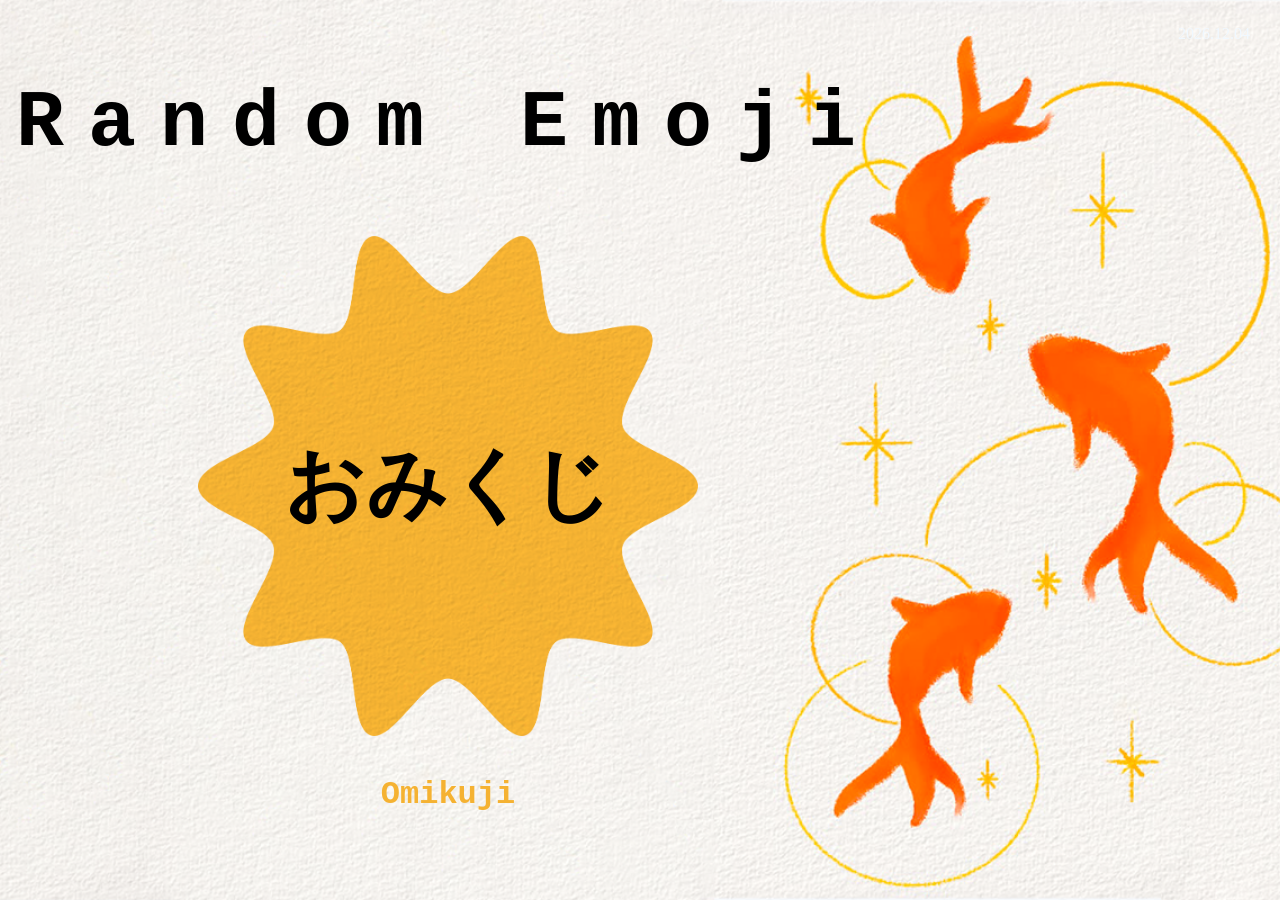
<file: projects/random-emoji/index.html>
<!DOCTYPE html>
<!--这是html文件-->
<html lang="en">
<!--html前后括号，告知语言-->
<head>
<!--网页的设置区：标题/css/字体/编码-->
    <meta charset="UTF-8">
    <!--编码-->
    <meta http-equiv="X-UA-Compatible" content="IE=edge">
    <!--历史遗留，可省略！！-->
    <meta name="viewport" content="width=device-width, initial-scale=1.0">
    <!--让手机正常显示，网页宽度=设备宽度，使其缩放-->
    <link rel="stylesheet" href="style.css">
    <!--导入css-->
    <title>Random Emoji</title>
</head>
<body>
    <div class="content">
        <div class="date" id="date"></div>
        <h2>Random Emoji</h2>
        <div class="section">
            <!--div是一个盒子，网站就是盒子套盒子-->
            <button class="btn" id="btn">
                <img class="btn-bg" src="omkuji button.png">
                <span class="btn-text" id="fortune-text">おみくじ</span>
            </button>
            <!--class给css用，id给js用-->
            <p class="emoji-name" id="emoji-name">Omikuji</p>
        </div>
    </div>
    <script src="index.js"></script>
    <!--引用js文件-->
</body>
</html>
</file>
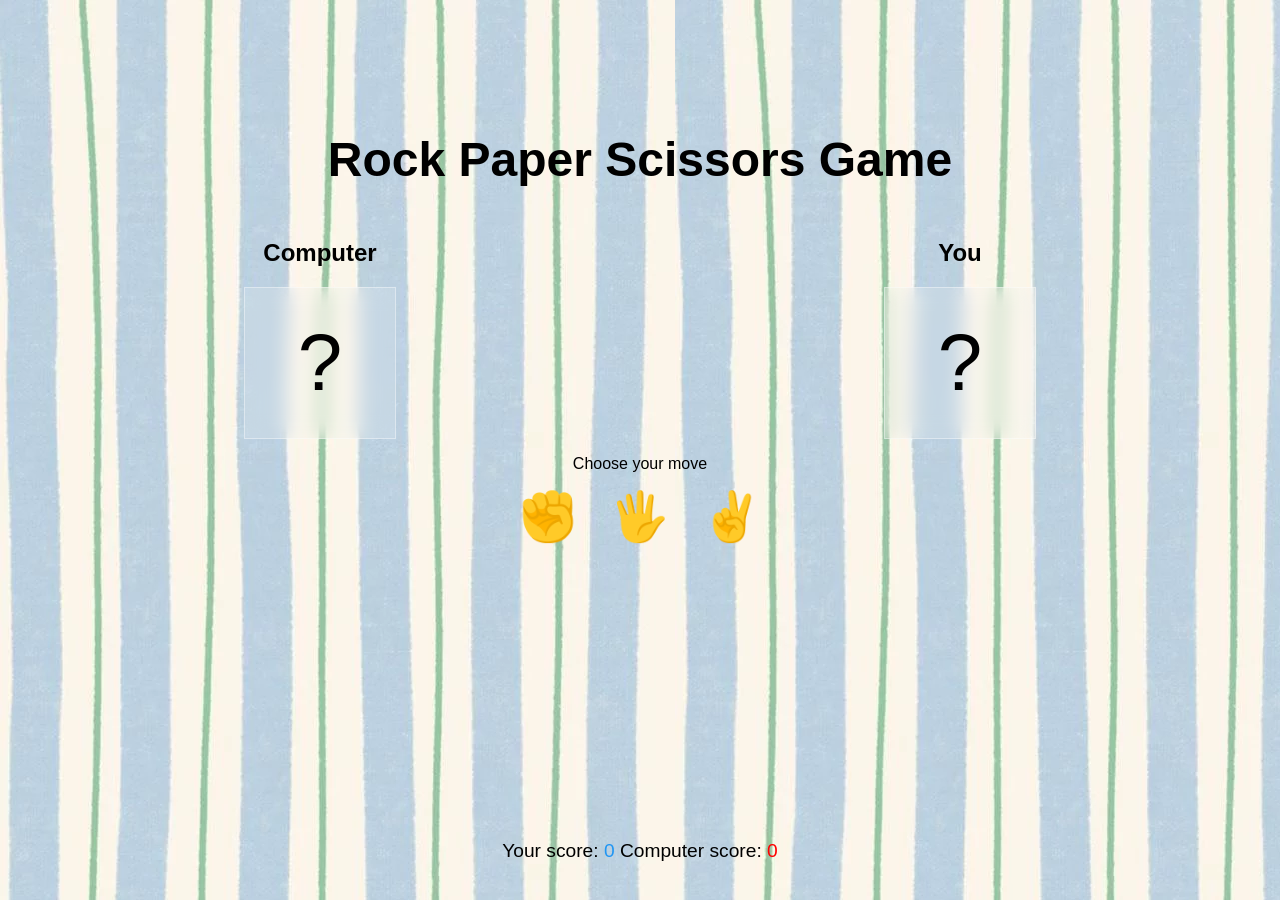
<file: projects/rock-paper-scissors-game/index.html>
<!DOCTYPE html>
<html lang="en">

<head>
    <meta charset="UTF-8">
    <meta http-equiv="X-UA-Compatible" content="IE=edge">
    <meta name="viewport" content="width=device-width, initial-scale=1.0">
    <title>Rock Paper Scissors Game</title>
    <link rel="stylesheet" href="style.css">
</head>

<body>
    <h1>Rock Paper Scissors Game</h1>
    

    <div class="battle-area">
        <div class="choice-box">
            <h2>Computer</h2>
            <div id="computer-choice" class="big-choice">?</div>
        </div>

        <div class="choice-box">
            <h2>You</h2>
            <div id="player-choice" class="big-choice">?</div>
        </div>
        </div>
        
        <p>Choose your move</p>

        <div class="buttons">
            <button id="rock">✊</button>
            <button id="paper">🖐</button>
            <button id="scissors">✌️</button>
        </div>


    <p id="result"></p>
    <p id="scores">
        Your score: <span id="user-score">0</span>
        Computer score: <span id="computer-score">0</span>
    </p>
    <script src="index.js"></script>
</body>
</html>
</file>
<file: projects/random-emoji/style.css>
body{
    padding: 0;
    margin: 0;
    background: rgb(109, 157, 212);
    background-image: url("omikuji\ back.png");
    background-size: cover;
    background-position: center;
    background-repeat: no-repeat;
    display: flex;
    flex-direction: column;
    justify-content: center;
    height: 100vh;
    align-items: center;
}

.content{
    margin-left: -30vw;
}

.date{
    position: absolute;
    top: 25px;
    right: 30px;
    color: aliceblue;
}

h2{
    margin-top:2.5vh;
    margin-bottom: 7.5vh;
    text-align: center;
    color: rgb(0, 0, 0);
    font-size: 5rem;
    font-weight: 800;
    font-family: 'Courier New', Courier, monospace;
    letter-spacing: 0.3em;
}

.section{
    text-align: center;
}

@keyframes spin {
    from { transform: rotate(0deg); }
    to   { transform: rotate(360deg); }
}


.btn{
    width: 500px;
    height: 500px;

    background-color: transparent;
    border: none;
    position: relative;

    mix-blend-mode: multiply;
    padding: 15px;
    cursor: pointer;
}

.btn-bg,
.btn-text{
    position: absolute;
    inset: 0;
}

.btn-bg{
    width: 100%;
    height: 100%;

    animation: spin 20s linear infinite;
}

.btn-text{
    inset: 0;
    display: flex;
    justify-content: center;
    align-items: center;
    font-size: 5rem;
    font-weight: 600;
    font-family: "Yu Mincho";
}

.btn:hover .btn-bg{
    animation-play-state: paused;
}

.emoji-name{
    font-size: 2rem;
    font-weight: 800;
    font-family: 'Courier New', Courier, monospace;
    color:rgb(245, 178, 50);

    margin-top: 40px;

    width: 1000px;
    text-align: center;
    margin-left: auto;
    margin-right: auto;
}

/*点xxx 都是class
不带点的都是本身有的定义
padding=内间距，内容和边缘的距离
margin=外边距
display:flex=css管理布局
flex-direction=排列方向
justify-content=主方向排列（flex-direction）
align-items=负方向排列（剩下的）
font-family=字体选择，优先-其次
rem=相对root字体大小，通常=16px，保持比例固定，方便整体调整
border边框
rgb（）最后一个是颜色透明度
border-radius圆角程度
filter改为黑白
transition是filter的应用效果及动画时长
transform有scale/rotate/translateY等，放大旋转移动
opacity透明度
gap子元素间距
position定位相对绝对
</file>
<file: projects/rock-paper-scissors-game/style.css>
body {
  background-image:url(image.webp);
  font-family: "Arial", sans-serif;
  margin: 0;
  padding: 0;
}

h1 {
  font-size: 3rem;
  font-weight: 700;
  text-align: center;
  padding-top: 100px;
}

p {
  font-size: 1rem;
  font-weight: 400;
  text-align: center;
  margin-bottom: 0.5rem;
}

#result{
    font-size: 1.5rem;
    font-weight: 600;

    margin-top: 30px;
    margin-bottom: 20px;
}

#scores{
    position: fixed;

    bottom: 30px;
    left: 50%;

    transform: translateX(-50%);

    font-size: 1.2rem;
}

@keyframes punch {
    0%{
        transform: scale(0.8);
    }

    50%{
        transform: scale(1.2);
    }

    100%{
        transform: scale(1);
    }
}

.animate-choice{
    animation: punch 0.3s ease;
}

.buttons {
  display: flex;
  justify-content: center;
}

.battle-area{
    display: flex;
    justify-content: space-around;
}

.choice-box{
    text-align: center;
}

.big-choice{
    font-size: 5rem;
    border: 1px solid rgba(255,255,255,0.4);
    width: 150px;
    height: 150px;

    background: rgba(255,255,255,0.15);
    backdrop-filter: blur(10px);

    display:flex;
    justify-content:center;
    align-items:center;
}

button {
  border: none;
  font-size: 3rem;
  margin: 0 0.5rem;
  padding: 0.5rem;
  cursor: pointer;
  border-radius: 5px;
  transition: all 0.3s ease-in-out;
  background-color: transparent;
}

button:hover {
  opacity: 0.7;
}

.winner{
    box-shadow: 0 0 30px rgba(255,215,0,0.8);
}

#user-score {
  color: #2196f3;
}

#computer-score {
  color: #ff0000;
}
</file>
